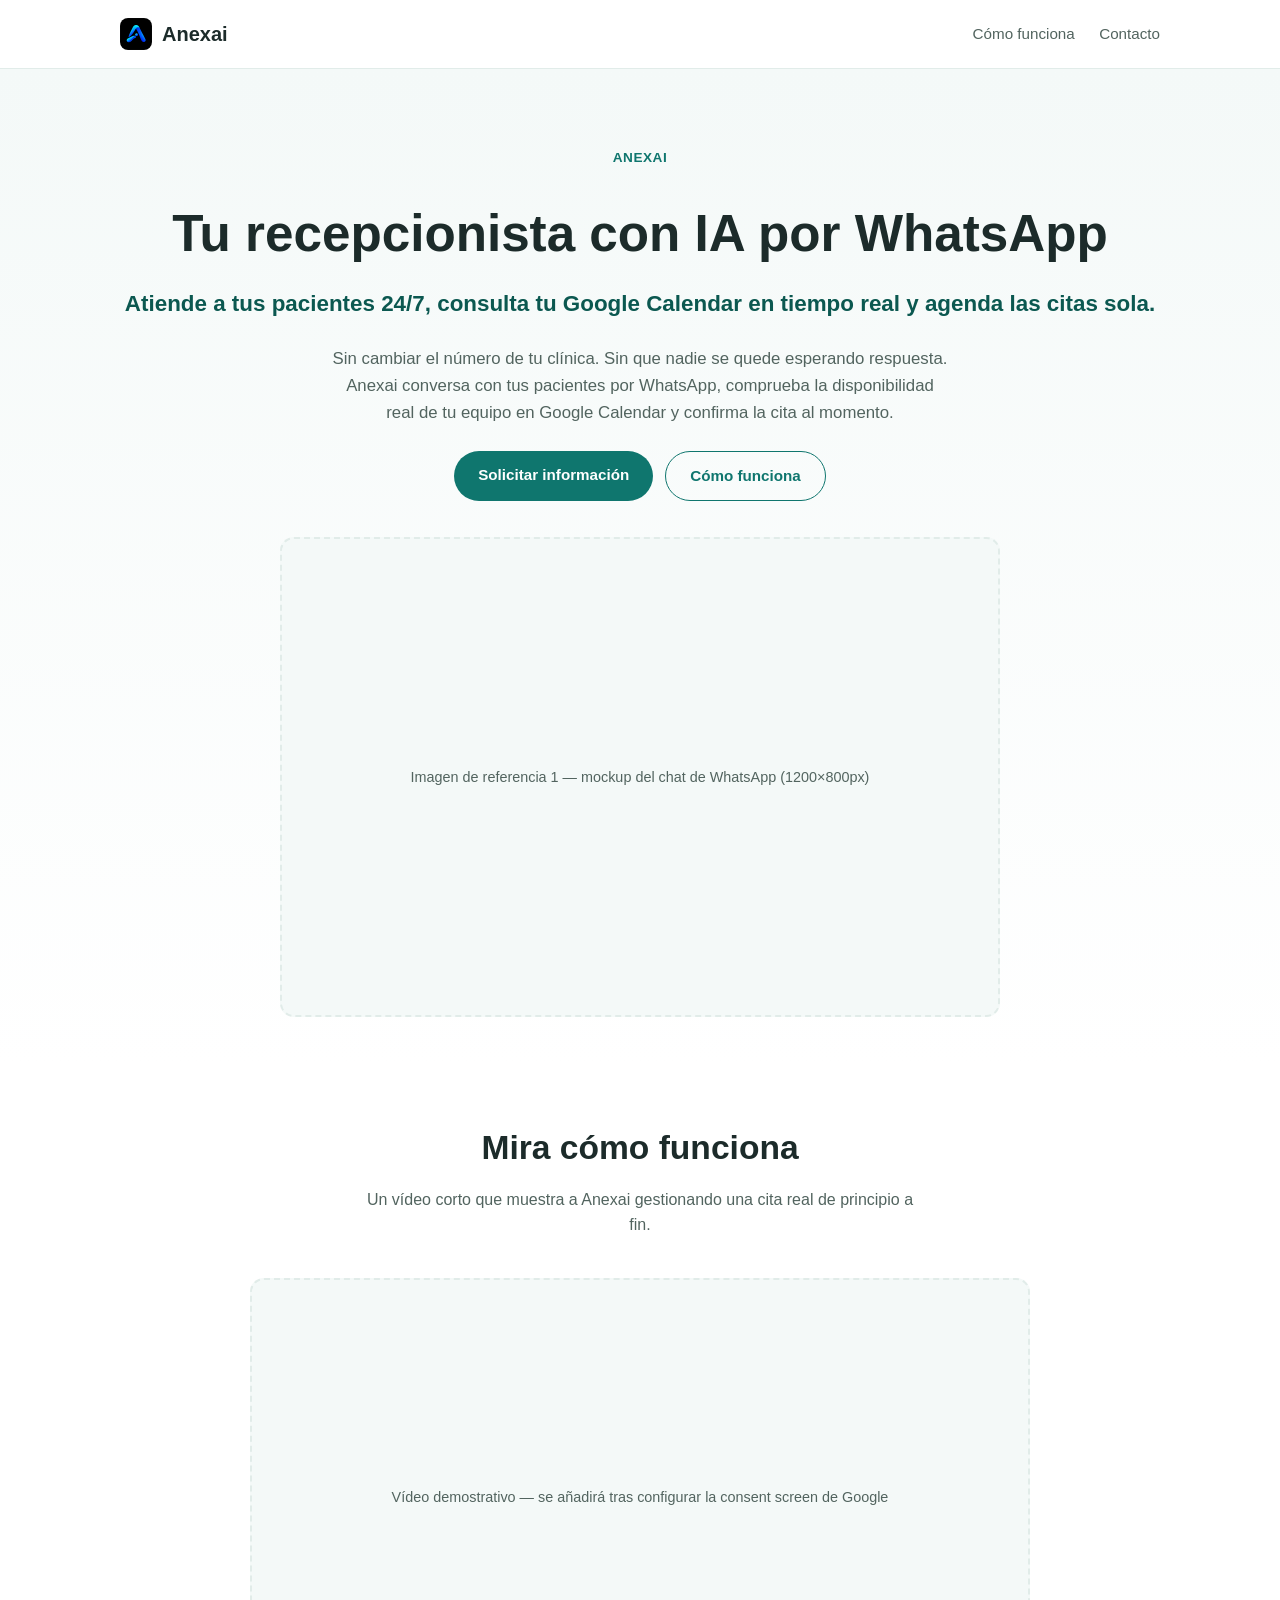
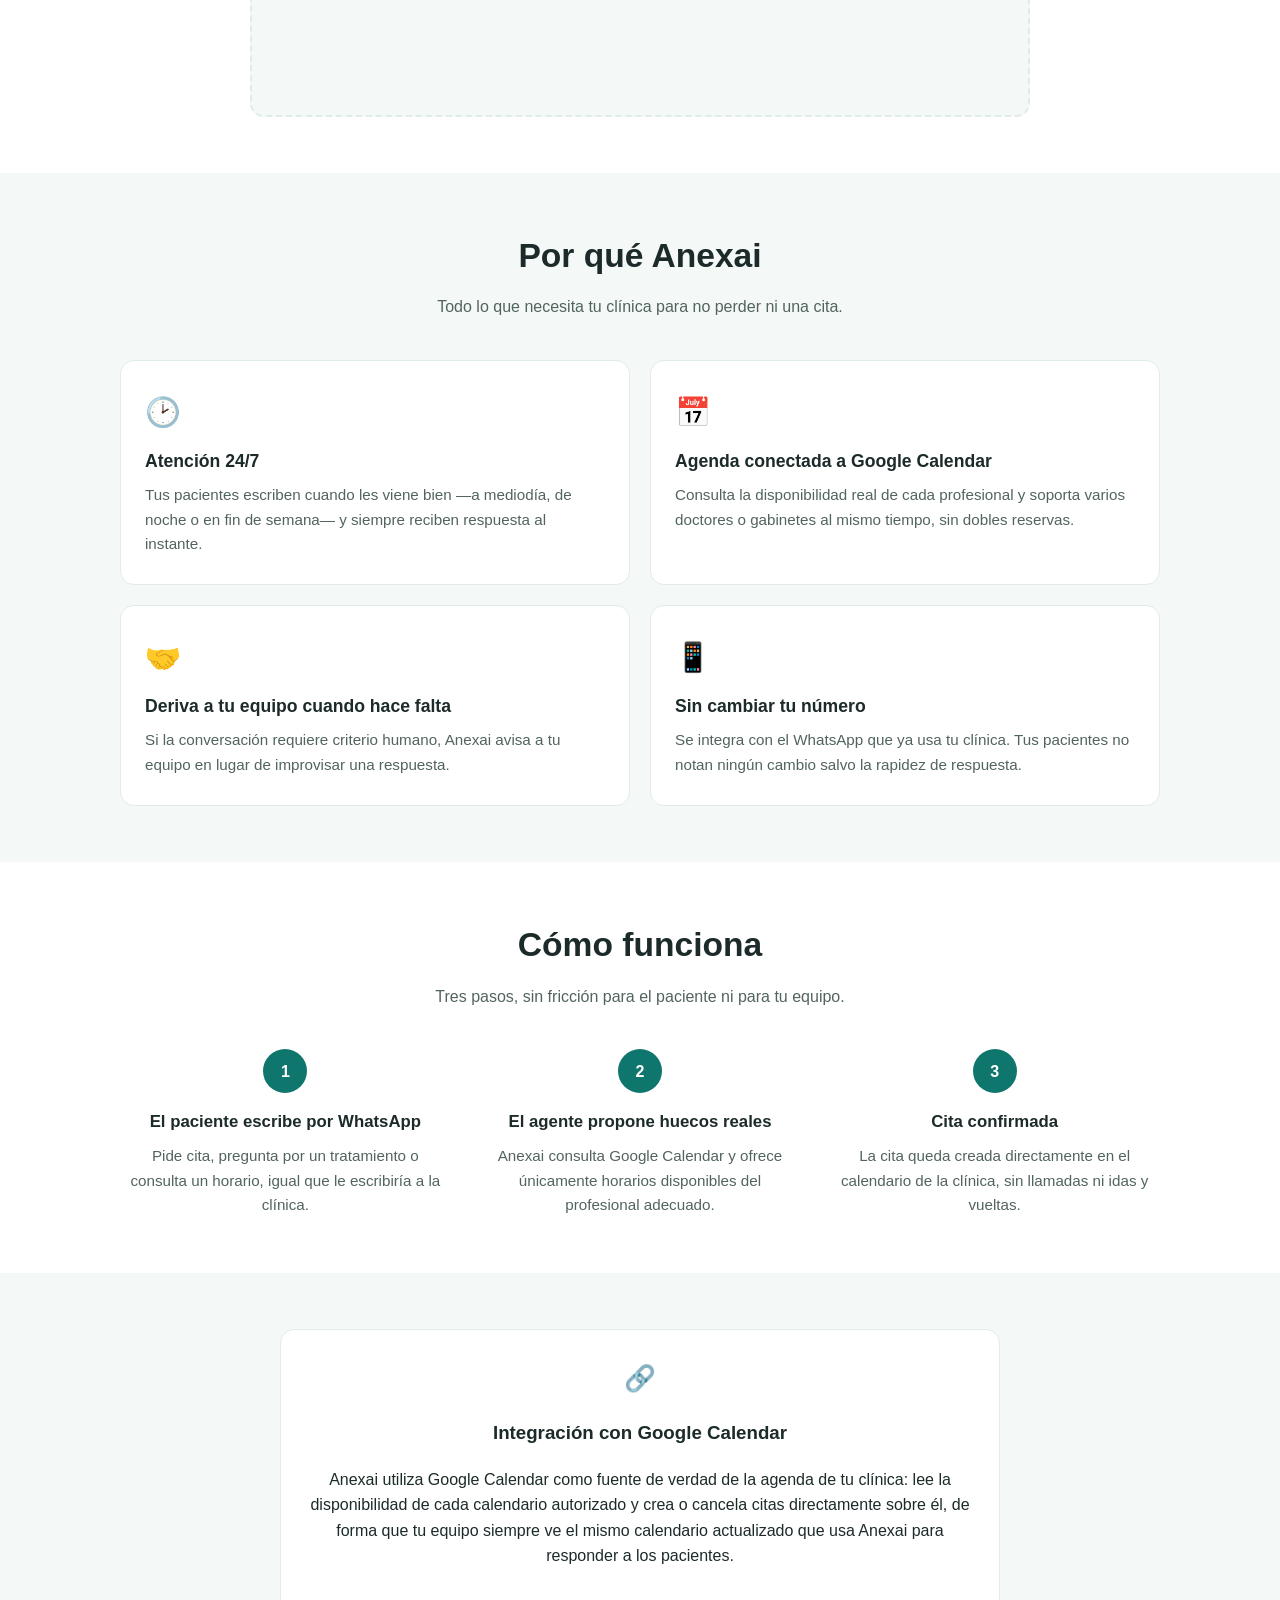
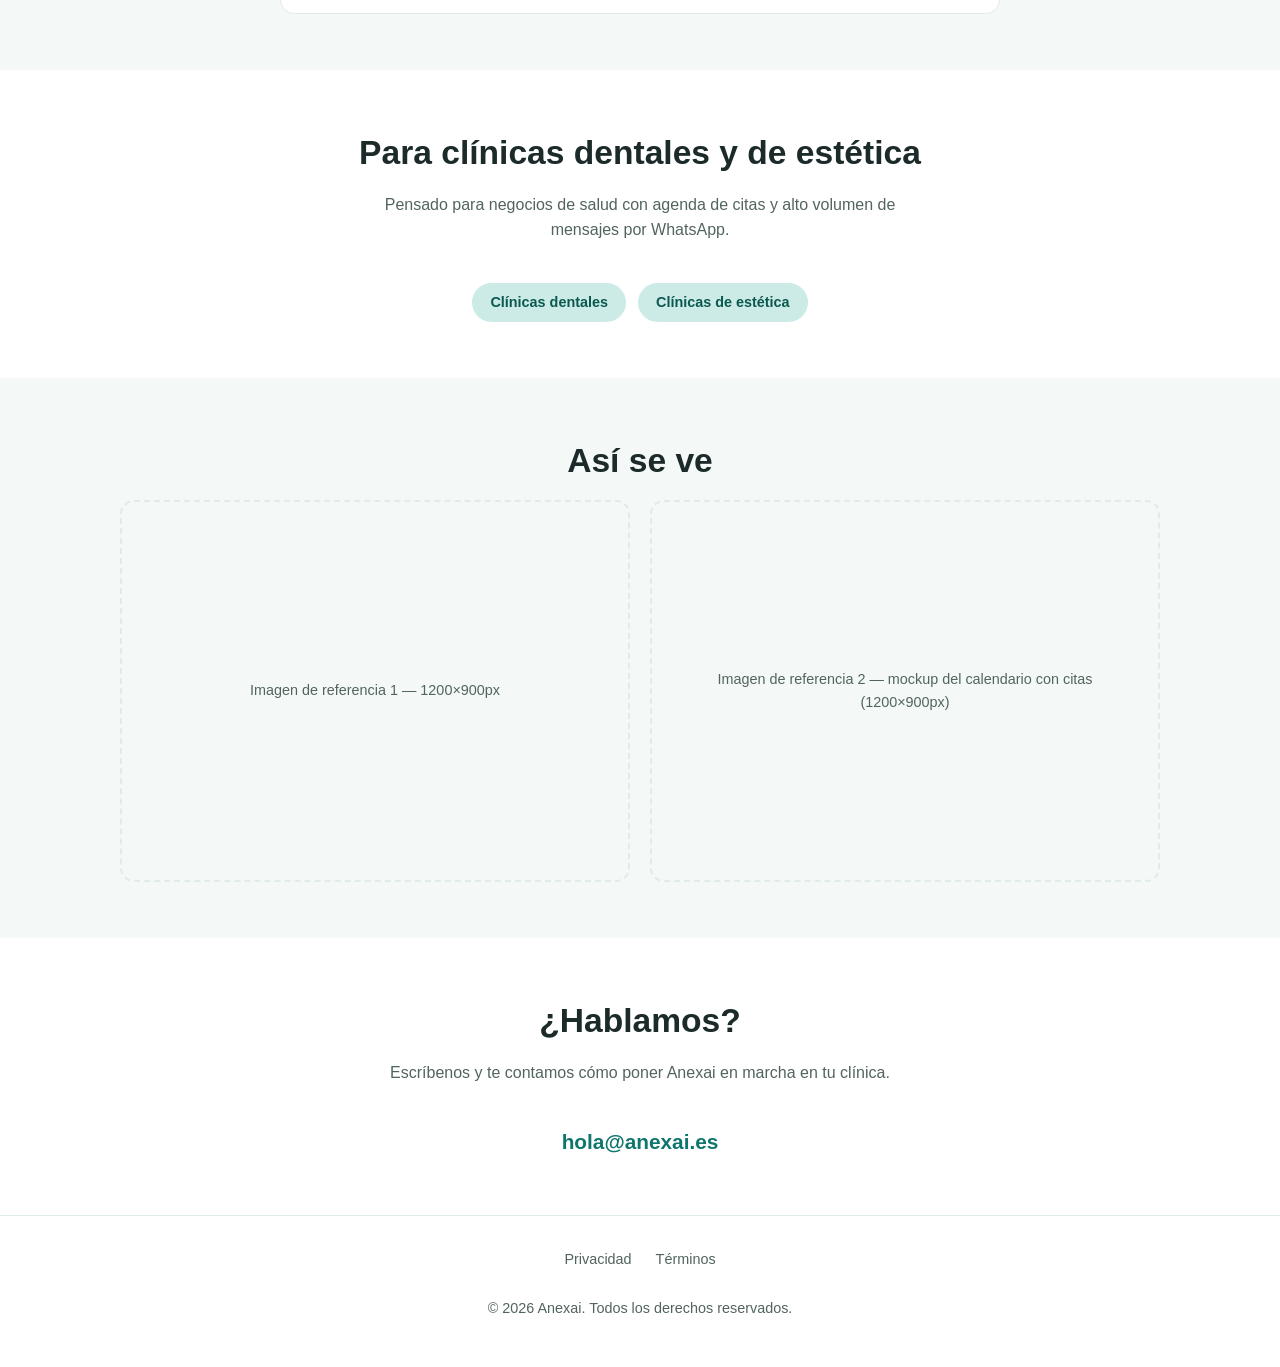
<file: index.html>
<!doctype html>
<html lang="es">
<head>
  <meta charset="UTF-8" />
  <meta name="viewport" content="width=device-width, initial-scale=1.0" />
  <title>Anexai — Tu recepcionista con IA por WhatsApp</title>
  <meta name="description" content="Anexai atiende a los pacientes de tu clínica por WhatsApp 24/7, consulta la disponibilidad real en Google Calendar y agenda las citas sola." />
  <link rel="canonical" href="https://anexai.es/" />
  <link rel="icon" href="/favicon.ico" sizes="48x48" />
  <link rel="icon" type="image/png" href="/favicon-96x96.png" sizes="96x96" />
  <link rel="apple-touch-icon" sizes="180x180" href="/apple-touch-icon.png" />
  <link rel="manifest" href="/site.webmanifest" />
  <meta name="apple-mobile-web-app-title" content="Anexai" />
  <link rel="stylesheet" href="assets/styles.css" />
</head>
<body>

  <header class="site-header">
    <div class="container">
      <a href="/" class="logo">
        <img src="assets/img/logo.png" alt="" width="32" height="32" />
        Anexai
      </a>
      <nav>
        <a href="#como-funciona">Cómo funciona</a>
        <a href="#contacto">Contacto</a>
      </nav>
    </div>
  </header>

  <main>

    <!-- HERO -->
    <section class="hero">
      <div class="container">
        <p class="eyebrow">Anexai</p>
        <h1>Tu recepcionista con IA por WhatsApp</h1>
        <p class="tagline">Atiende a tus pacientes 24/7, consulta tu Google Calendar en tiempo real y agenda las citas sola.</p>
        <p class="subtitle">
          Sin cambiar el número de tu clínica. Sin que nadie se quede esperando respuesta.
          Anexai conversa con tus pacientes por WhatsApp, comprueba la disponibilidad
          real de tu equipo en Google Calendar y confirma la cita al momento.
        </p>
        <div class="hero-actions">
          <a href="#contacto" class="btn">Solicitar información</a>
          <a href="#como-funciona" class="btn btn-outline">Cómo funciona</a>
        </div>

        <!--
          IMAGEN DE REFERENCIA 1
          Sugerencia: captura/mockup del chat de WhatsApp con el agente.
          Medidas sugeridas: 1200x800px (ratio 3:2), formato PNG o JPG optimizado.
          Sustituir este placeholder por: <img src="assets/img/hero-chat.png" alt="Conversación de ejemplo con Anexai en WhatsApp" />
        -->
        <div class="hero-image-placeholder">
          <div class="placeholder" style="aspect-ratio: 3/2;">
            Imagen de referencia 1 — mockup del chat de WhatsApp (1200×800px)
          </div>
        </div>
      </div>
    </section>

    <!-- VIDEO -->
    <section id="video">
      <div class="container">
        <h2>Mira cómo funciona</h2>
        <p class="section-subtitle">Un vídeo corto que muestra a Anexai gestionando una cita real de principio a fin.</p>
        <div class="video-block">
          <!--
            EMBED DE YOUTUBE:
            1. Sube el vídeo a YouTube (puede ser "no listado").
            2. Copia el ID del vídeo (la parte final de la URL, después de "v=").
            3. Sustituye YOUTUBE_VIDEO_ID en la línea de abajo por ese ID.
            4. Descomenta el bloque <div class="video-frame">...</div>.
            5. Elimina o comenta el placeholder .placeholder de aquí debajo.

            <div class="video-frame">
              <iframe
                src="https://www.youtube-nocookie.com/embed/YOUTUBE_VIDEO_ID"
                title="Cómo funciona Anexai"
                allow="accelerometer; autoplay; clipboard-write; encrypted-media; gyroscope; picture-in-picture"
                allowfullscreen
                loading="lazy">
              </iframe>
            </div>
          -->
          <div class="placeholder video-frame">
            Vídeo demostrativo — se añadirá tras configurar la consent screen de Google
          </div>
        </div>
      </div>
    </section>

    <!-- VALOR -->
    <section class="alt" id="valor">
      <div class="container">
        <h2>Por qué Anexai</h2>
        <p class="section-subtitle">Todo lo que necesita tu clínica para no perder ni una cita.</p>
        <div class="value-grid">
          <div class="value-card">
            <div class="icon">🕑</div>
            <h3>Atención 24/7</h3>
            <p>Tus pacientes escriben cuando les viene bien —a mediodía, de noche o en fin de semana— y siempre reciben respuesta al instante.</p>
          </div>
          <div class="value-card">
            <div class="icon">📅</div>
            <h3>Agenda conectada a Google Calendar</h3>
            <p>Consulta la disponibilidad real de cada profesional y soporta varios doctores o gabinetes al mismo tiempo, sin dobles reservas.</p>
          </div>
          <div class="value-card">
            <div class="icon">🤝</div>
            <h3>Deriva a tu equipo cuando hace falta</h3>
            <p>Si la conversación requiere criterio humano, Anexai avisa a tu equipo en lugar de improvisar una respuesta.</p>
          </div>
          <div class="value-card">
            <div class="icon">📱</div>
            <h3>Sin cambiar tu número</h3>
            <p>Se integra con el WhatsApp que ya usa tu clínica. Tus pacientes no notan ningún cambio salvo la rapidez de respuesta.</p>
          </div>
        </div>
      </div>
    </section>

    <!-- CÓMO FUNCIONA -->
    <section id="como-funciona">
      <div class="container">
        <h2>Cómo funciona</h2>
        <p class="section-subtitle">Tres pasos, sin fricción para el paciente ni para tu equipo.</p>
        <div class="steps">
          <div class="step">
            <div class="step-number">1</div>
            <h3>El paciente escribe por WhatsApp</h3>
            <p>Pide cita, pregunta por un tratamiento o consulta un horario, igual que le escribiría a la clínica.</p>
          </div>
          <div class="step">
            <div class="step-number">2</div>
            <h3>El agente propone huecos reales</h3>
            <p>Anexai consulta Google Calendar y ofrece únicamente horarios disponibles del profesional adecuado.</p>
          </div>
          <div class="step">
            <div class="step-number">3</div>
            <h3>Cita confirmada</h3>
            <p>La cita queda creada directamente en el calendario de la clínica, sin llamadas ni idas y vueltas.</p>
          </div>
        </div>
      </div>
    </section>

    <!-- INTEGRACIÓN GOOGLE CALENDAR (explícito para revisión OAuth) -->
    <section class="alt">
      <div class="container">
        <div class="integration-note">
          <div class="icon">🔗</div>
          <h3>Integración con Google Calendar</h3>
          <p>
            Anexai utiliza Google Calendar como fuente de verdad de la agenda de tu clínica:
            lee la disponibilidad de cada calendario autorizado y crea o cancela citas directamente
            sobre él, de forma que tu equipo siempre ve el mismo calendario actualizado que usa
            Anexai para responder a los pacientes.
          </p>
        </div>
      </div>
    </section>

    <!-- AUDIENCIA -->
    <section class="audience">
      <div class="container">
        <h2>Para clínicas dentales y de estética</h2>
        <p class="section-subtitle">Pensado para negocios de salud con agenda de citas y alto volumen de mensajes por WhatsApp.</p>
        <div class="audience-tags">
          <span>Clínicas dentales</span>
          <span>Clínicas de estética</span>
        </div>
      </div>
    </section>

    <!-- IMÁGENES DE REFERENCIA -->
    <section class="alt">
      <div class="container">
        <h2>Así se ve</h2>
        <div class="image-gallery">
          <!--
            IMAGEN DE REFERENCIA 1 (duplicada aquí como galería, opcional).
            Puedes reutilizar assets/img/hero-chat.png o añadir una nueva.
          -->
          <div class="placeholder">
            Imagen de referencia 1 — 1200×900px
          </div>
          <!--
            IMAGEN DE REFERENCIA 2
            Sugerencia: captura del calendario/panel con las citas agendadas por el agente.
            Medidas sugeridas: 1200x900px (ratio 4:3), formato PNG o JPG optimizado.
            Sustituir por: <img src="assets/img/calendar-view.png" alt="Citas agendadas automáticamente en Google Calendar" />
          -->
          <div class="placeholder">
            Imagen de referencia 2 — mockup del calendario con citas (1200×900px)
          </div>
        </div>
      </div>
    </section>

    <!-- CTA -->
    <section class="cta" id="contacto">
      <div class="container">
        <h2>¿Hablamos?</h2>
        <p class="section-subtitle">Escríbenos y te contamos cómo poner Anexai en marcha en tu clínica.</p>
        <a class="cta-email" href="mailto:hola@anexai.es">hola@anexai.es</a>
      </div>
    </section>

  </main>

  <footer class="site-footer">
    <div class="container">
      <div class="footer-links">
        <a href="/privacidad">Privacidad</a>
        <a href="/terminos">Términos</a>
      </div>
      <p>&copy; <span id="year">2026</span> Anexai. Todos los derechos reservados.</p>
    </div>
  </footer>

  <script>
    document.getElementById('year').textContent = new Date().getFullYear();
  </script>

</body>
</html>
</file>
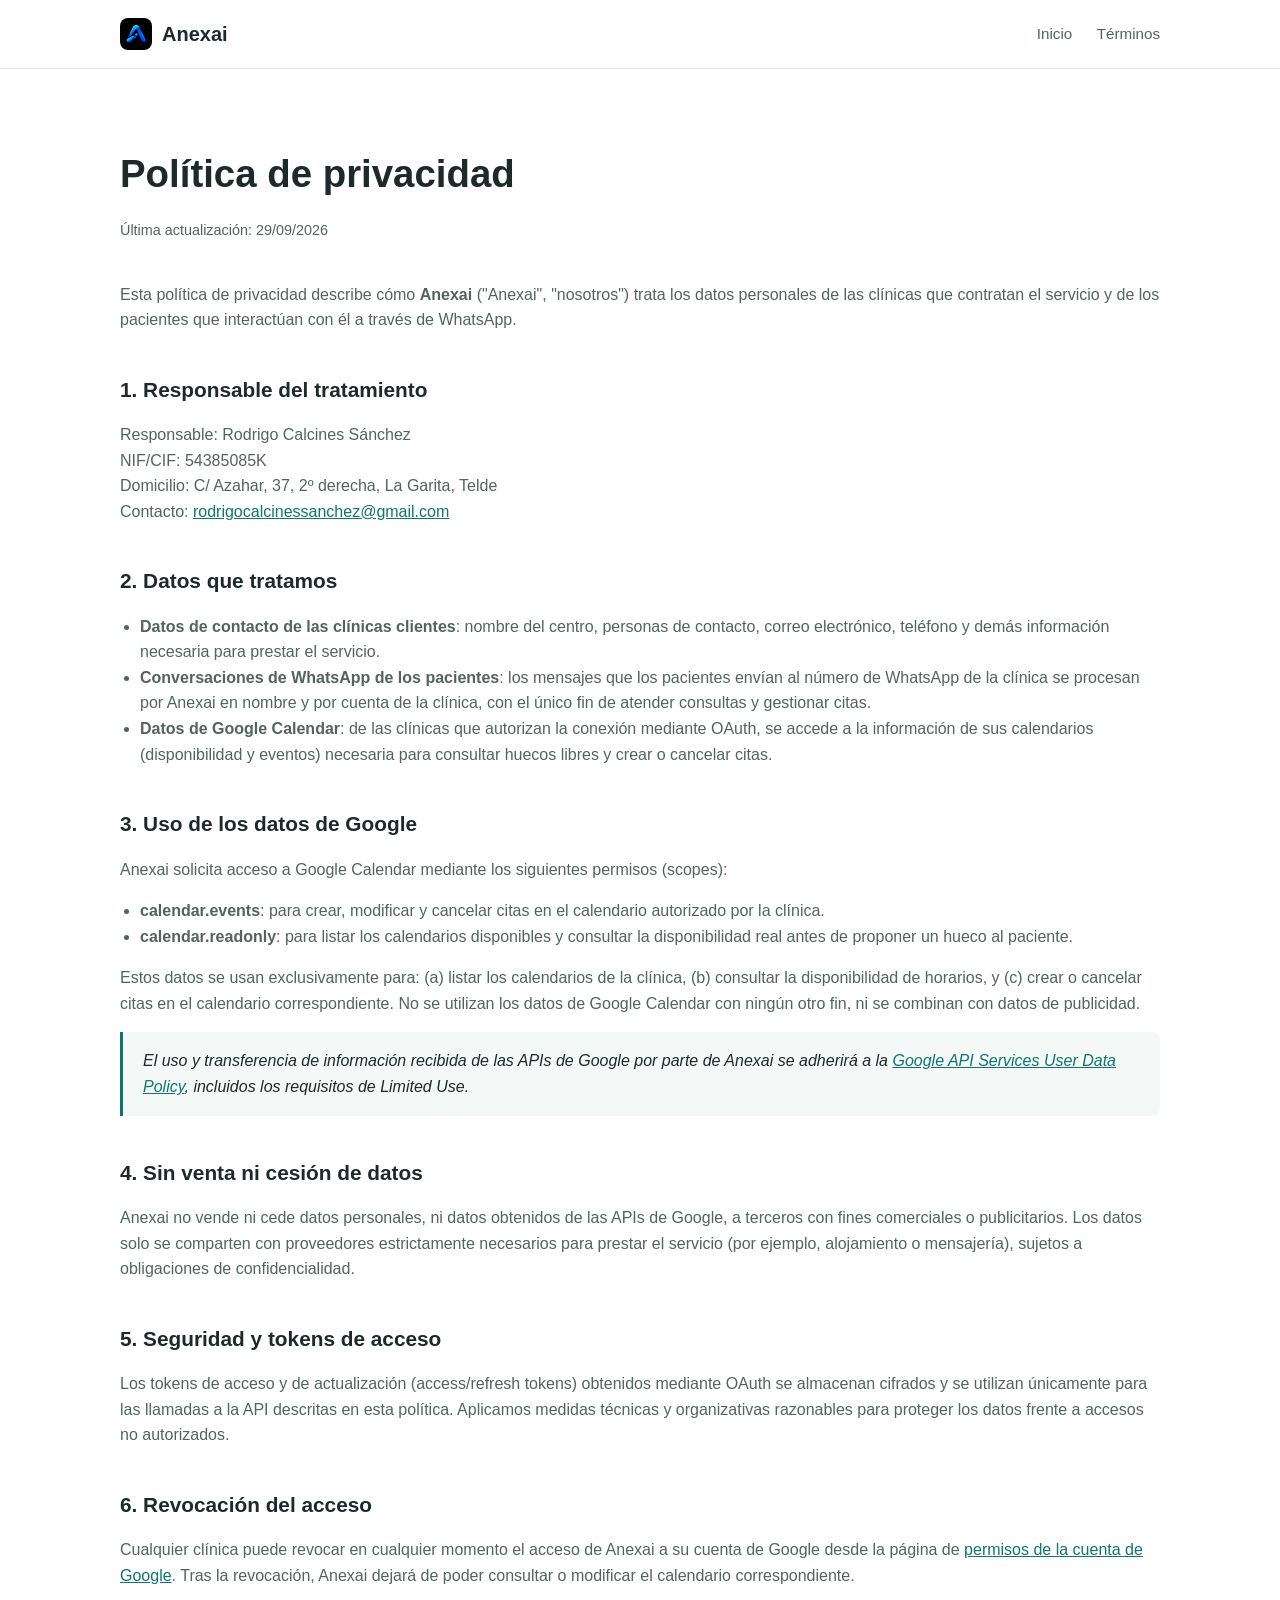
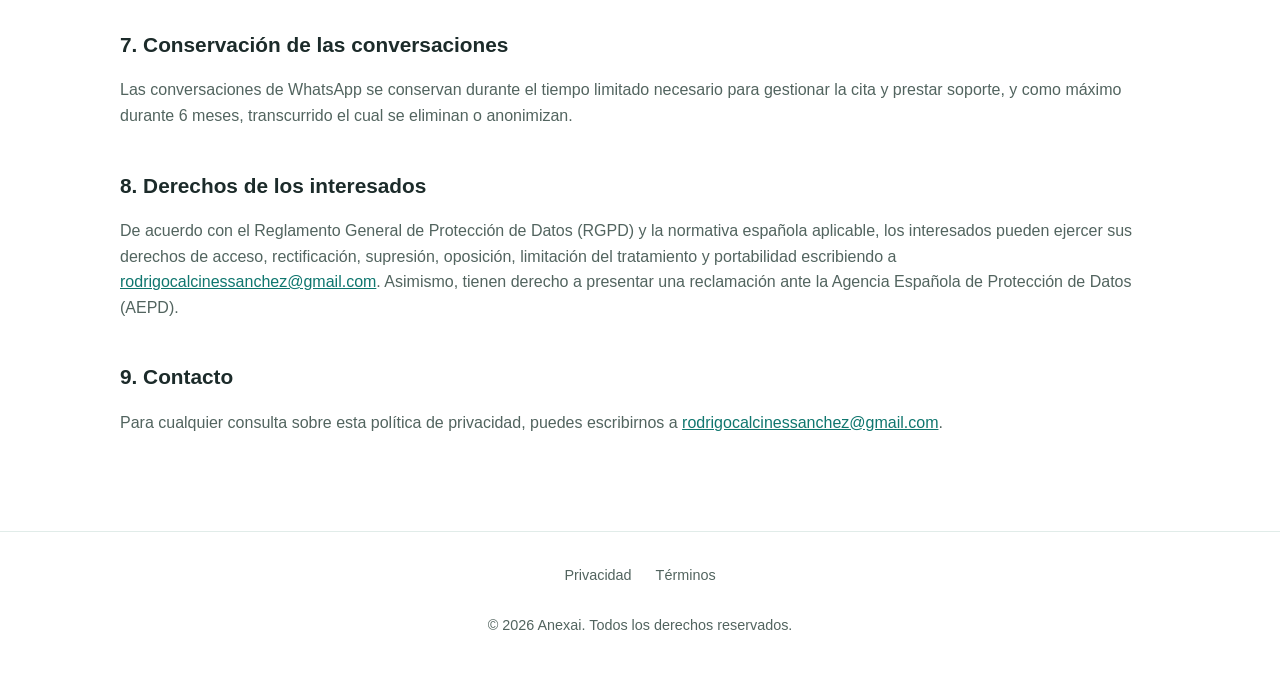
<file: privacidad.html>
<!doctype html>
<html lang="es">
<head>
  <meta charset="UTF-8" />
  <meta name="viewport" content="width=device-width, initial-scale=1.0" />
  <title>Política de privacidad — Anexai</title>
  <meta name="description" content="Política de privacidad de Anexai: qué datos tratamos, cómo usamos los datos de Google Calendar y tus derechos." />
  <link rel="canonical" href="https://anexai.es/privacidad" />
  <link rel="icon" href="/favicon.ico" sizes="48x48" />
  <link rel="icon" type="image/png" href="/favicon-96x96.png" sizes="96x96" />
  <link rel="apple-touch-icon" sizes="180x180" href="/apple-touch-icon.png" />
  <link rel="manifest" href="/site.webmanifest" />
  <meta name="apple-mobile-web-app-title" content="Anexai" />
  <link rel="stylesheet" href="assets/styles.css" />
</head>
<body>

  <header class="site-header">
    <div class="container">
      <a href="/" class="logo">
        <img src="assets/img/logo.png" alt="" width="32" height="32" />
        Anexai
      </a>
      <nav>
        <a href="/">Inicio</a>
        <a href="/terminos">Términos</a>
      </nav>
    </div>
  </header>

  <main class="legal-page">
    <div class="container">
      <h1>Política de privacidad</h1>
      <p class="updated">Última actualización: 29/09/2026</p>

      <p>
        Esta política de privacidad describe cómo <strong>Anexai</strong> ("Anexai", "nosotros")
        trata los datos personales de las clínicas que contratan el servicio y de los pacientes que
        interactúan con él a través de WhatsApp.
      </p>

      <h2>1. Responsable del tratamiento</h2>
      <p>
        Responsable: Rodrigo Calcines Sánchez<br />
        NIF/CIF: 54385085K<br />
        Domicilio: C/ Azahar, 37, 2º derecha, La Garita, Telde<br />
        Contacto: <a href="mailto:rodrigocalcinessanchez@gmail.com">rodrigocalcinessanchez@gmail.com</a>
      </p>

      <h2>2. Datos que tratamos</h2>
      <ul>
        <li>
          <strong>Datos de contacto de las clínicas clientes</strong>: nombre del centro, personas de
          contacto, correo electrónico, teléfono y demás información necesaria para prestar el servicio.
        </li>
        <li>
          <strong>Conversaciones de WhatsApp de los pacientes</strong>: los mensajes que los pacientes
          envían al número de WhatsApp de la clínica se procesan por Anexai en nombre y por cuenta
          de la clínica, con el único fin de atender consultas y gestionar citas.
        </li>
        <li>
          <strong>Datos de Google Calendar</strong>: de las clínicas que autorizan la conexión mediante
          OAuth, se accede a la información de sus calendarios (disponibilidad y eventos) necesaria para
          consultar huecos libres y crear o cancelar citas.
        </li>
      </ul>

      <h2>3. Uso de los datos de Google</h2>
      <p>
        Anexai solicita acceso a Google Calendar mediante los siguientes permisos (scopes):
      </p>
      <ul>
        <li><strong>calendar.events</strong>: para crear, modificar y cancelar citas en el calendario autorizado por la clínica.</li>
        <li><strong>calendar.readonly</strong>: para listar los calendarios disponibles y consultar la disponibilidad real antes de proponer un hueco al paciente.</li>
      </ul>
      <p>
        Estos datos se usan exclusivamente para: (a) listar los calendarios de la clínica, (b) consultar
        la disponibilidad de horarios, y (c) crear o cancelar citas en el calendario correspondiente.
        No se utilizan los datos de Google Calendar con ningún otro fin, ni se combinan con datos de
        publicidad.
      </p>
      <div class="quote-block">
        El uso y transferencia de información recibida de las APIs de Google por parte de Anexai
        se adherirá a la <a href="https://developers.google.com/terms/api-services-user-data-policy" target="_blank" rel="noopener">Google API Services User Data Policy</a>,
        incluidos los requisitos de Limited Use.
      </div>

      <h2>4. Sin venta ni cesión de datos</h2>
      <p>
        Anexai no vende ni cede datos personales, ni datos obtenidos de las APIs de Google, a
        terceros con fines comerciales o publicitarios. Los datos solo se comparten con proveedores
        estrictamente necesarios para prestar el servicio (por ejemplo, alojamiento o mensajería),
        sujetos a obligaciones de confidencialidad.
      </p>

      <h2>5. Seguridad y tokens de acceso</h2>
      <p>
        Los tokens de acceso y de actualización (access/refresh tokens) obtenidos mediante OAuth se
        almacenan cifrados y se utilizan únicamente para las llamadas a la API descritas en esta política.
        Aplicamos medidas técnicas y organizativas razonables para proteger los datos frente a accesos
        no autorizados.
      </p>

      <h2>6. Revocación del acceso</h2>
      <p>
        Cualquier clínica puede revocar en cualquier momento el acceso de Anexai a su cuenta de
        Google desde la página de
        <a href="https://myaccount.google.com/permissions" target="_blank" rel="noopener">permisos de la cuenta de Google</a>.
        Tras la revocación, Anexai dejará de poder consultar o modificar el calendario correspondiente.
      </p>

      <h2>7. Conservación de las conversaciones</h2>
      <p>
        Las conversaciones de WhatsApp se conservan durante el tiempo limitado necesario para gestionar
        la cita y prestar soporte, y como máximo durante 6 meses,
        transcurrido el cual se eliminan o anonimizan.
      </p>

      <h2>8. Derechos de los interesados</h2>
      <p>
        De acuerdo con el Reglamento General de Protección de Datos (RGPD) y la normativa española
        aplicable, los interesados pueden ejercer sus derechos de acceso, rectificación, supresión,
        oposición, limitación del tratamiento y portabilidad escribiendo a
        <a href="mailto:rodrigocalcinessanchez@gmail.com">rodrigocalcinessanchez@gmail.com</a>. Asimismo, tienen derecho a
        presentar una reclamación ante la Agencia Española de Protección de Datos (AEPD).
      </p>

      <h2>9. Contacto</h2>
      <p>
        Para cualquier consulta sobre esta política de privacidad, puedes escribirnos a
        <a href="mailto:rodrigocalcinessanchez@gmail.com">rodrigocalcinessanchez@gmail.com</a>.
      </p>
    </div>
  </main>

  <footer class="site-footer">
    <div class="container">
      <div class="footer-links">
        <a href="/privacidad">Privacidad</a>
        <a href="/terminos">Términos</a>
      </div>
      <p>&copy; <span id="year">2026</span> Anexai. Todos los derechos reservados.</p>
    </div>
  </footer>

  <script>
    document.getElementById('year').textContent = new Date().getFullYear();
  </script>

</body>
</html>
</file>
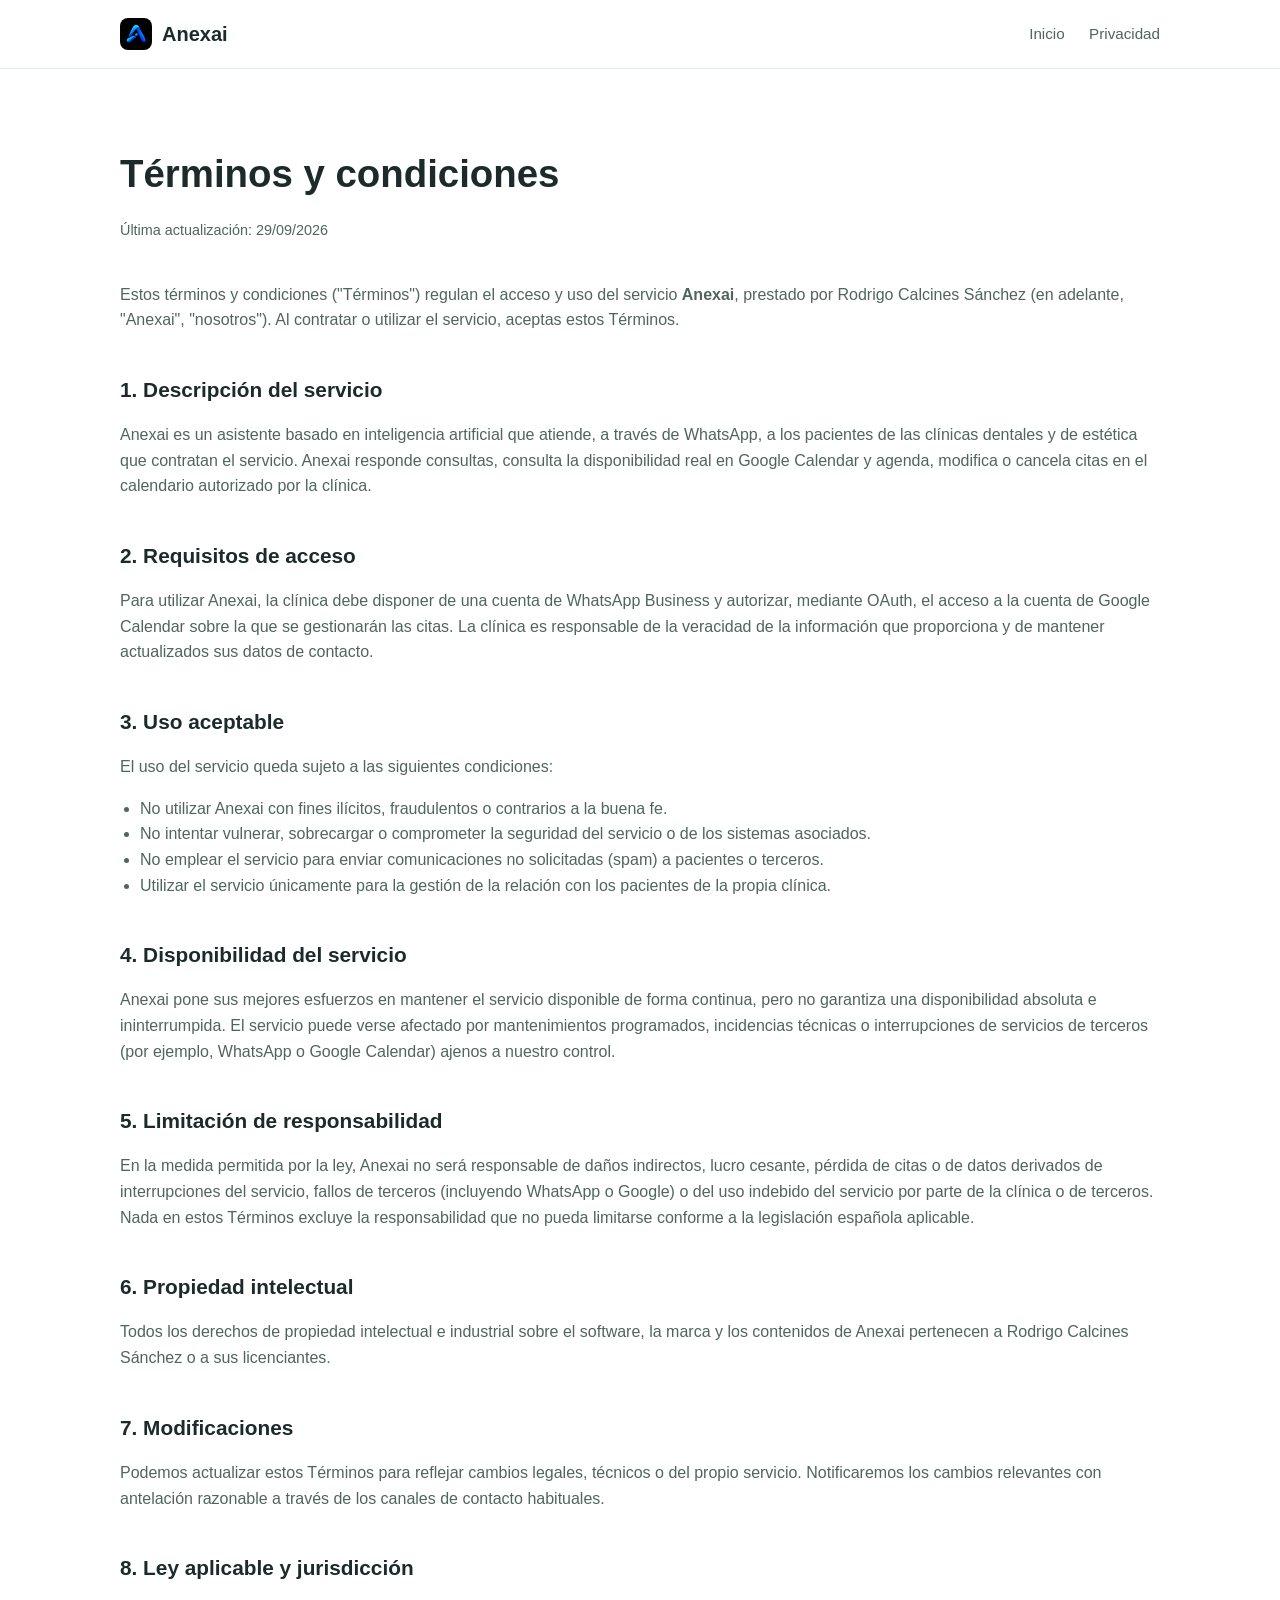
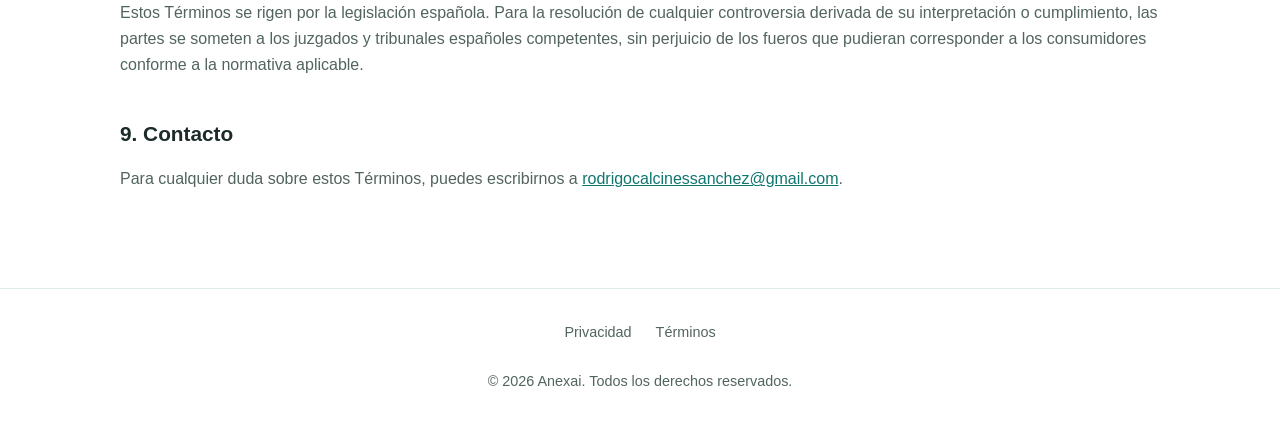
<file: terminos.html>
<!doctype html>
<html lang="es">
<head>
  <meta charset="UTF-8" />
  <meta name="viewport" content="width=device-width, initial-scale=1.0" />
  <title>Términos y condiciones — Anexai</title>
  <meta name="description" content="Términos y condiciones de uso del servicio Anexai." />
  <link rel="canonical" href="https://anexai.es/terminos" />
  <link rel="icon" href="/favicon.ico" sizes="48x48" />
  <link rel="icon" type="image/png" href="/favicon-96x96.png" sizes="96x96" />
  <link rel="apple-touch-icon" sizes="180x180" href="/apple-touch-icon.png" />
  <link rel="manifest" href="/site.webmanifest" />
  <meta name="apple-mobile-web-app-title" content="Anexai" />
  <link rel="stylesheet" href="assets/styles.css" />
</head>
<body>

  <header class="site-header">
    <div class="container">
      <a href="/" class="logo">
        <img src="assets/img/logo.png" alt="" width="32" height="32" />
        Anexai
      </a>
      <nav>
        <a href="/">Inicio</a>
        <a href="/privacidad">Privacidad</a>
      </nav>
    </div>
  </header>

  <main class="legal-page">
    <div class="container">
      <h1>Términos y condiciones</h1>
      <p class="updated">Última actualización: 29/09/2026</p>

      <p>
        Estos términos y condiciones ("Términos") regulan el acceso y uso del servicio
        <strong>Anexai</strong>, prestado por Rodrigo Calcines Sánchez
        (en adelante, "Anexai", "nosotros"). Al contratar o utilizar el servicio, aceptas estos Términos.
      </p>

      <h2>1. Descripción del servicio</h2>
      <p>
        Anexai es un asistente basado en inteligencia artificial que atiende, a través de WhatsApp,
        a los pacientes de las clínicas dentales y de estética que contratan el servicio. Anexai
        responde consultas, consulta la disponibilidad real en Google Calendar y agenda, modifica o cancela
        citas en el calendario autorizado por la clínica.
      </p>

      <h2>2. Requisitos de acceso</h2>
      <p>
        Para utilizar Anexai, la clínica debe disponer de una cuenta de WhatsApp Business y autorizar,
        mediante OAuth, el acceso a la cuenta de Google Calendar sobre la que se gestionarán las citas. La
        clínica es responsable de la veracidad de la información que proporciona y de mantener actualizados
        sus datos de contacto.
      </p>

      <h2>3. Uso aceptable</h2>
      <p>El uso del servicio queda sujeto a las siguientes condiciones:</p>
      <ul>
        <li>No utilizar Anexai con fines ilícitos, fraudulentos o contrarios a la buena fe.</li>
        <li>No intentar vulnerar, sobrecargar o comprometer la seguridad del servicio o de los sistemas asociados.</li>
        <li>No emplear el servicio para enviar comunicaciones no solicitadas (spam) a pacientes o terceros.</li>
        <li>Utilizar el servicio únicamente para la gestión de la relación con los pacientes de la propia clínica.</li>
      </ul>

      <h2>4. Disponibilidad del servicio</h2>
      <p>
        Anexai pone sus mejores esfuerzos en mantener el servicio disponible de forma continua, pero
        no garantiza una disponibilidad absoluta e ininterrumpida. El servicio puede verse afectado por
        mantenimientos programados, incidencias técnicas o interrupciones de servicios de terceros
        (por ejemplo, WhatsApp o Google Calendar) ajenos a nuestro control.
      </p>

      <h2>5. Limitación de responsabilidad</h2>
      <p>
        En la medida permitida por la ley, Anexai no será responsable de daños indirectos, lucro
        cesante, pérdida de citas o de datos derivados de interrupciones del servicio, fallos de terceros
        (incluyendo WhatsApp o Google) o del uso indebido del servicio por parte de la clínica o de terceros.
        Nada en estos Términos excluye la responsabilidad que no pueda limitarse conforme a la legislación
        española aplicable.
      </p>

      <h2>6. Propiedad intelectual</h2>
      <p>
        Todos los derechos de propiedad intelectual e industrial sobre el software, la marca y los
        contenidos de Anexai pertenecen a
        Rodrigo Calcines Sánchez o a sus licenciantes.
      </p>

      <h2>7. Modificaciones</h2>
      <p>
        Podemos actualizar estos Términos para reflejar cambios legales, técnicos o del propio servicio.
        Notificaremos los cambios relevantes con antelación razonable a través de los canales de contacto
        habituales.
      </p>

      <h2>8. Ley aplicable y jurisdicción</h2>
      <p>
        Estos Términos se rigen por la legislación española. Para la resolución de cualquier controversia
        derivada de su interpretación o cumplimiento, las partes se someten a los juzgados y tribunales
        españoles competentes, sin perjuicio de los fueros que pudieran corresponder a los consumidores
        conforme a la normativa aplicable.
      </p>

      <h2>9. Contacto</h2>
      <p>
        Para cualquier duda sobre estos Términos, puedes escribirnos a
        <a href="mailto:rodrigocalcinessanchez@gmail.com">rodrigocalcinessanchez@gmail.com</a>.
      </p>
    </div>
  </main>

  <footer class="site-footer">
    <div class="container">
      <div class="footer-links">
        <a href="/privacidad">Privacidad</a>
        <a href="/terminos">Términos</a>
      </div>
      <p>&copy; <span id="year">2026</span> Anexai. Todos los derechos reservados.</p>
    </div>
  </footer>

  <script>
    document.getElementById('year').textContent = new Date().getFullYear();
  </script>

</body>
</html>
</file>
<file: assets/styles.css>
/* Anexai — estilos base
   Sin frameworks, sin librerías externas, mobile-first. */

:root {
  --color-bg: #ffffff;
  --color-bg-alt: #f4f9f8;
  --color-text: #1c2b2a;
  --color-text-muted: #52645f;
  --color-primary: #0f766e;
  --color-primary-dark: #0b5850;
  --color-primary-light: #ccebe6;
  --color-accent: #2dd4bf;
  --color-border: #e1ece9;
  --max-width: 1080px;
  --radius: 14px;
  --font-base: -apple-system, BlinkMacSystemFont, "Segoe UI", Roboto, Helvetica, Arial, sans-serif;
}

* {
  box-sizing: border-box;
}

html {
  scroll-behavior: smooth;
}

body {
  margin: 0;
  font-family: var(--font-base);
  color: var(--color-text);
  background: var(--color-bg);
  line-height: 1.6;
  -webkit-font-smoothing: antialiased;
}

img {
  max-width: 100%;
  display: block;
}

a {
  color: var(--color-primary);
}

.container {
  width: 100%;
  max-width: var(--max-width);
  margin: 0 auto;
  padding: 0 20px;
}

/* Header */

.site-header {
  border-bottom: 1px solid var(--color-border);
  padding: 18px 0;
  position: sticky;
  top: 0;
  background: rgba(255, 255, 255, 0.92);
  backdrop-filter: saturate(180%) blur(6px);
  z-index: 10;
}

.site-header .container {
  display: flex;
  align-items: center;
  justify-content: space-between;
  gap: 16px;
}

.logo {
  display: flex;
  align-items: center;
  gap: 10px;
  font-weight: 700;
  font-size: 1.25rem;
  color: var(--color-text);
  text-decoration: none;
}

.logo img {
  height: 32px;
  width: auto;
  border-radius: 8px;
}

.site-header nav a {
  margin-left: 20px;
  text-decoration: none;
  color: var(--color-text-muted);
  font-size: 0.95rem;
}

.site-header nav a:hover {
  color: var(--color-primary);
}

.btn {
  display: inline-block;
  padding: 12px 24px;
  border-radius: 999px;
  background: var(--color-primary);
  color: #ffffff;
  text-decoration: none;
  font-weight: 600;
  font-size: 0.95rem;
  transition: background 0.15s ease;
  border: none;
  cursor: pointer;
}

.btn:hover {
  background: var(--color-primary-dark);
}

.btn-outline {
  background: transparent;
  color: var(--color-primary);
  border: 1.5px solid var(--color-primary);
}

.btn-outline:hover {
  background: var(--color-primary-light);
}

/* Hero */

.hero {
  padding: 64px 0 48px;
  background: linear-gradient(180deg, var(--color-bg-alt) 0%, var(--color-bg) 100%);
}

.hero .container {
  display: flex;
  flex-direction: column;
  gap: 24px;
  text-align: center;
}

.eyebrow {
  color: var(--color-primary);
  font-weight: 700;
  letter-spacing: 0.04em;
  text-transform: uppercase;
  font-size: 0.85rem;
}

.hero h1 {
  font-size: clamp(2rem, 6vw, 3.2rem);
  margin: 0;
  line-height: 1.1;
}

.hero .tagline {
  font-size: clamp(1.1rem, 3vw, 1.4rem);
  color: var(--color-primary-dark);
  font-weight: 600;
  margin: 0;
}

.hero .subtitle {
  font-size: 1.05rem;
  color: var(--color-text-muted);
  max-width: 620px;
  margin: 0 auto;
}

.hero-actions {
  display: flex;
  gap: 12px;
  justify-content: center;
  flex-wrap: wrap;
}

.hero-image-placeholder {
  margin: 12px auto 0;
  max-width: 720px;
  width: 100%;
}

/* Placeholder boxes for images/video not yet supplied */

.placeholder {
  border: 2px dashed var(--color-border);
  border-radius: var(--radius);
  background: var(--color-bg-alt);
  color: var(--color-text-muted);
  display: flex;
  align-items: center;
  justify-content: center;
  text-align: center;
  padding: 24px;
  font-size: 0.9rem;
}

/* Sections */

section {
  padding: 56px 0;
}

section.alt {
  background: var(--color-bg-alt);
}

h2 {
  font-size: clamp(1.6rem, 4vw, 2.1rem);
  text-align: center;
  margin: 0 0 12px;
}

.section-subtitle {
  text-align: center;
  color: var(--color-text-muted);
  max-width: 560px;
  margin: 0 auto 40px;
}

/* Video section */

.video-block {
  max-width: 780px;
  margin: 0 auto;
}

.video-frame {
  aspect-ratio: 16 / 9;
  width: 100%;
  border-radius: var(--radius);
  overflow: hidden;
}

.video-frame iframe {
  width: 100%;
  height: 100%;
  border: 0;
}

/* Value grid */

.value-grid {
  display: grid;
  grid-template-columns: 1fr;
  gap: 20px;
}

@media (min-width: 640px) {
  .value-grid {
    grid-template-columns: repeat(2, 1fr);
  }
}

.value-card {
  background: var(--color-bg);
  border: 1px solid var(--color-border);
  border-radius: var(--radius);
  padding: 28px 24px;
}

.value-card .icon {
  font-size: 1.8rem;
  margin-bottom: 12px;
}

.value-card h3 {
  margin: 0 0 8px;
  font-size: 1.1rem;
}

.value-card p {
  margin: 0;
  color: var(--color-text-muted);
  font-size: 0.95rem;
}

/* Steps */

.steps {
  display: grid;
  grid-template-columns: 1fr;
  gap: 24px;
  counter-reset: step;
}

@media (min-width: 720px) {
  .steps {
    grid-template-columns: repeat(3, 1fr);
  }
}

.step {
  text-align: center;
  padding: 0 8px;
}

.step .step-number {
  width: 44px;
  height: 44px;
  border-radius: 50%;
  background: var(--color-primary);
  color: #fff;
  display: flex;
  align-items: center;
  justify-content: center;
  font-weight: 700;
  margin: 0 auto 16px;
}

.step h3 {
  margin: 0 0 8px;
  font-size: 1.05rem;
}

.step p {
  margin: 0;
  color: var(--color-text-muted);
  font-size: 0.95rem;
}

/* Audience */

.audience {
  text-align: center;
}

.audience-tags {
  display: flex;
  justify-content: center;
  gap: 12px;
  flex-wrap: wrap;
  margin-top: 20px;
}

.audience-tags span {
  background: var(--color-primary-light);
  color: var(--color-primary-dark);
  padding: 8px 18px;
  border-radius: 999px;
  font-weight: 600;
  font-size: 0.9rem;
}

/* Reference images */

.image-gallery {
  display: grid;
  grid-template-columns: 1fr;
  gap: 20px;
}

@media (min-width: 720px) {
  .image-gallery {
    grid-template-columns: repeat(2, 1fr);
  }
}

.image-gallery .placeholder {
  aspect-ratio: 4 / 3;
}

/* Google Calendar callout */

.integration-note {
  max-width: 720px;
  margin: 0 auto;
  background: var(--color-bg);
  border: 1px solid var(--color-border);
  border-radius: var(--radius);
  padding: 28px;
  text-align: center;
}

.integration-note .icon {
  font-size: 1.6rem;
  margin-bottom: 10px;
}

/* CTA */

.cta {
  text-align: center;
}

.cta-email {
  font-size: 1.3rem;
  font-weight: 700;
  color: var(--color-primary);
  text-decoration: none;
}

/* Footer */

.site-footer {
  border-top: 1px solid var(--color-border);
  padding: 32px 0;
  color: var(--color-text-muted);
  font-size: 0.9rem;
}

.site-footer .container {
  display: flex;
  flex-direction: column;
  gap: 12px;
  align-items: center;
  text-align: center;
}

.footer-links a {
  color: var(--color-text-muted);
  text-decoration: none;
  margin: 0 10px;
}

.footer-links a:hover {
  color: var(--color-primary);
}

/* Legal pages */

.legal-page {
  padding: 48px 0 80px;
}

.legal-page h1 {
  font-size: clamp(1.8rem, 5vw, 2.4rem);
  margin-bottom: 4px;
}

.legal-page .updated {
  color: var(--color-text-muted);
  font-size: 0.9rem;
  margin-bottom: 40px;
}

.legal-page h2 {
  text-align: left;
  font-size: 1.3rem;
  margin-top: 40px;
}

.legal-page p,
.legal-page li {
  color: var(--color-text-muted);
}

.legal-page ul {
  padding-left: 20px;
}

.legal-page .quote-block {
  border-left: 3px solid var(--color-primary);
  background: var(--color-bg-alt);
  padding: 16px 20px;
  border-radius: 0 8px 8px 0;
  font-style: italic;
  color: var(--color-text);
}

.placeholder-fill {
  background: #fff3cd;
  padding: 1px 4px;
  border-radius: 3px;
  font-style: normal;
}
</file>
